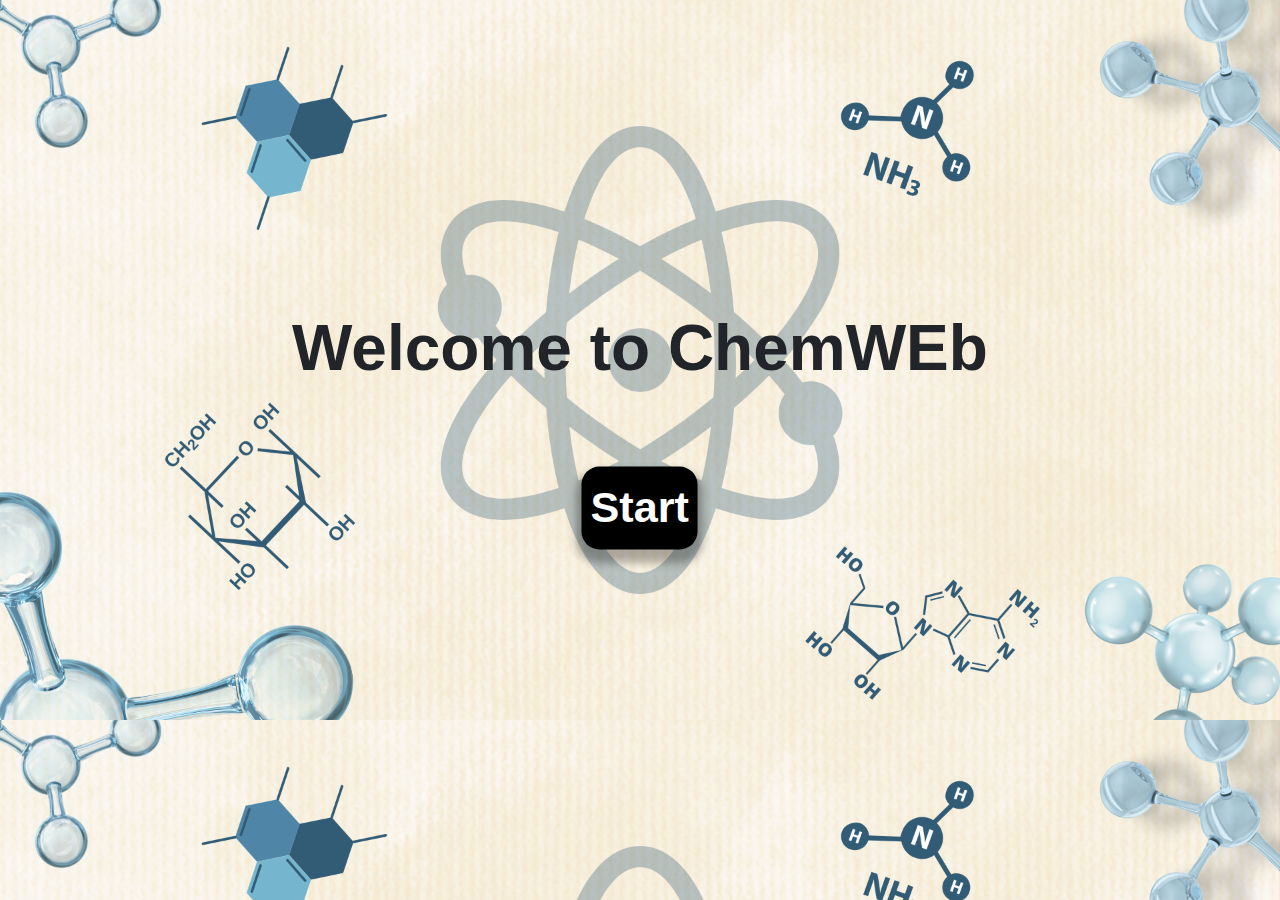
<file: index.html>
<!DOCTYPE html>
<html lang="en">
  <head>
    <meta charset="utf-8">
    <meta http-equiv="X-UA-Compatible" content="IE=edge">
    <meta name="viewport" content="width=device-width, initial-scale=1">
    <title>ChemWEb</title>
    <!-- Bootstrap -->
    <link href="css/bootstrap-4.4.1.css" rel="stylesheet">
	<link rel="stylesheet" href="./css/style.css">
	<link rel="icon" href="./images/logoร้าน.png">
  </head>
  <body>
    <div class="head-home">
        <p>Welcome to ChemWEb</p>
        <a class="home-btn" href="./home.html">Start</a>
    </div>
  </body>
</html>
</file>
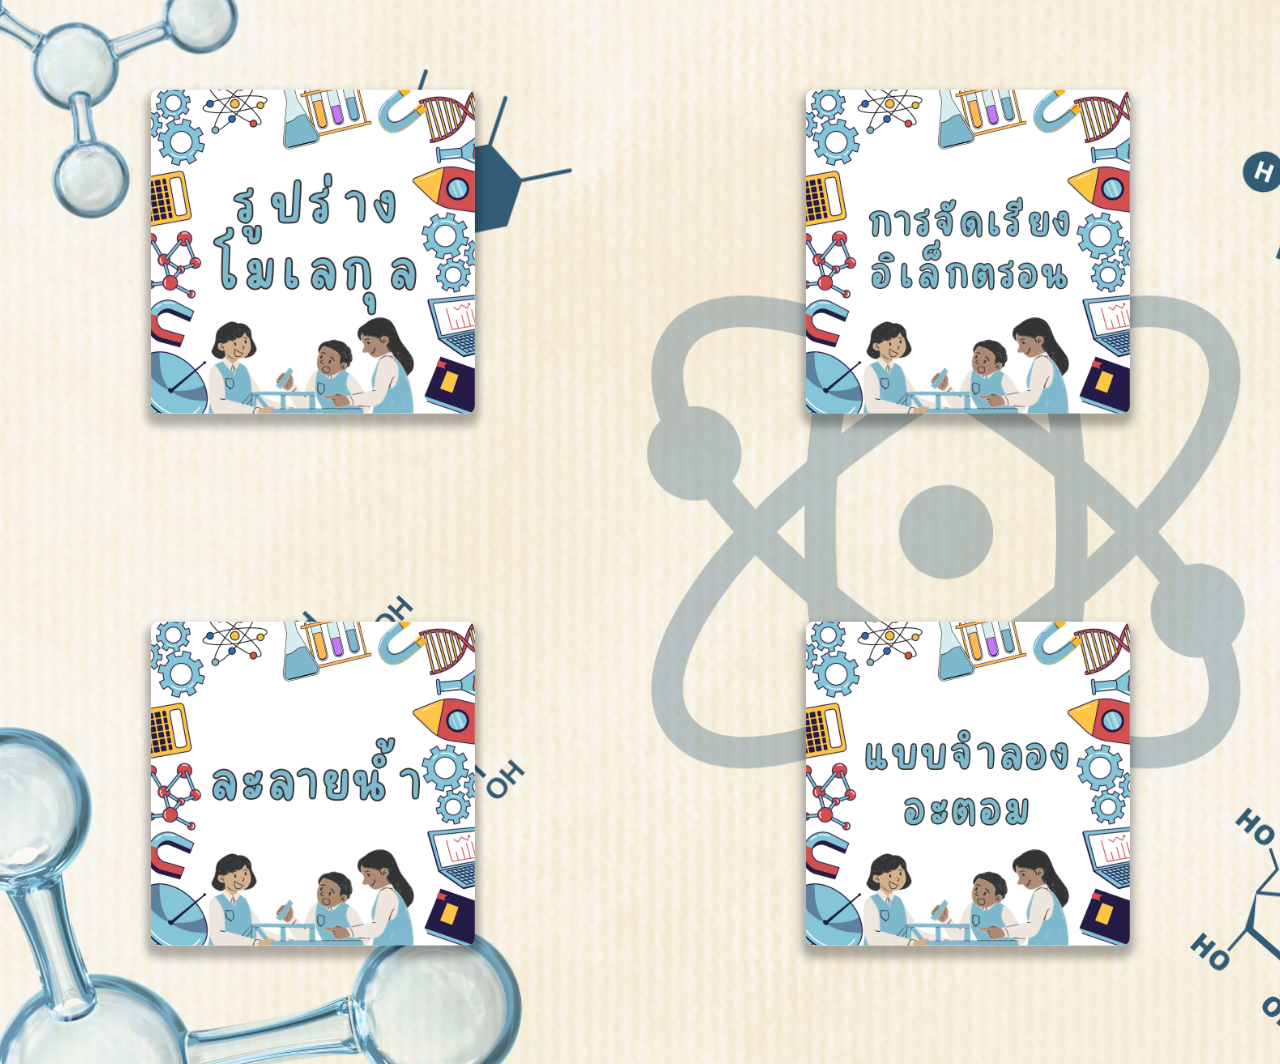
<file: home.html>
<!DOCTYPE html>
<html lang="en">
  <head>
    <meta charset="utf-8">
    <meta http-equiv="X-UA-Compatible" content="IE=edge">
    <meta name="viewport" content="width=device-width, initial-scale=1">
    <title>ChemWEb</title>
    <!-- Bootstrap -->
    <link href="css/bootstrap-4.4.1.css" rel="stylesheet">
	<link rel="stylesheet" href="./css/style.css">
	<link rel="icon" href="./images/logoร้าน.png">
  </head>
  <body>
    <section style="display:flex; width: 100%; flex-direction: column; background-image: url(../img/bg.png); background-size: cover;">
        <div class="row" style="padding-top: 50px; padding-bottom: 50px;">
            <div class=" col-lg-6 col-sm-12 justify-content-center img-box-card" style="display: flex; flex-direction: column; align-items: center;">
                <a href="https://wordwall.net/th/resource/98469887" target="_blank"><img class="img-box" src="./img/1.png"></a>
                <h5>Credit : นายธนปิติพล  จรณายุธ</h5>
            </div>
            <div class="col-lg-6 col-sm-12 justify-content-center img-box-card" style="display: flex; flex-direction: column; align-items: center;">
                <a href="https://wordwall.net/th/resource/98536595" target="_blank"><img class="img-box" src="./img/2.png"></a>
                <h5>Credit : นายปภาวิชญ์  กมลรักษ์</h5>
            </div>
        </div>
        <div class="row" style="padding-top: 50px; padding-bottom: 50px;">
            <div class="col-lg-6 col-sm-12 justify-content-center img-box-card" style="display: flex; flex-direction: column; align-items: center;">
                <a href="https://wordwall.net/th/resource/98541384" target="_blank"><img class="img-box" src="./img/3.png"></a>
                <h5>Credit : นายจิรัฏฐ์  คติพงศานุวัตร</h5>
            </div>
            <div class="col-lg-6 col-sm-12 justify-content-center img-box-card" style="display: flex; flex-direction: column; align-items: center;">
                <a href="https://wordwall.net/th/resource/98541115" target="_blank"><img class="img-box" src="./img/4.png"></a>
                <h5>Credit : นายภัควรรธน์  กองบาง</h5>
            </div>
        </div>
    </section>
    
  </body>
</html>
</file>
<file: css/style.css>
*{
    text-decoration: none !important;
    list-style: none !important;

}

body{
    width: 100%;
    display: flex;
    justify-self: center;
    background-image: url(../img/bg.png);
    background-size: cover;
    justify-content: center;

}
.img-box{
    width: auto;
    height: auto;
    transform: scale(.9);
    transition: .7s;
    border-radius: 10px;
    box-shadow: 0 10px 10px 5px rgba(0, 0, 0, .3);
    
}
.img-box:hover{
    width: auto;
    height: auto;
    transform: scale(1);
    transition: .7s;
}
.img-box-card{
    width: auto;
    height: auto;
    transform: scale(.9);
    transition: .7s;
    color: transparent !important;
}
.img-box-card:hover{
    width: auto;
    height: auto;
    transform: scale(1);
    transition: .7s;
    color: gray !important;
    
}
.head-home{
    padding-top: 300px;
    font-size: 4rem;
    font-weight: 900;
    display: flex;
    flex-direction: column;
    justify-content: center;
    align-items: center;

}
.home-btn{
    width: auto;
    height: auto;
    padding: 10px;
    background-color: black;
    border-radius: 20px;
    margin-top: 50px;
    font-size: 3rem;
    color: white;
    box-shadow: 0 10px 10px 5px rgba(0, 0, 0, .3);
    transform: scale(.9);
    transition: .5s;

}
.home-btn:hover{
    width: auto;
    height: auto;
    padding: 10px;
    background-color: white;
    border-radius: 20px;
    margin-top: 50px;
    font-size: 3rem;
    color: black;
    box-shadow: 0 10px 10px 5px rgba(0, 0, 0, .3);
    transform: scale(1);
    transition: .5s;

}
</file>
